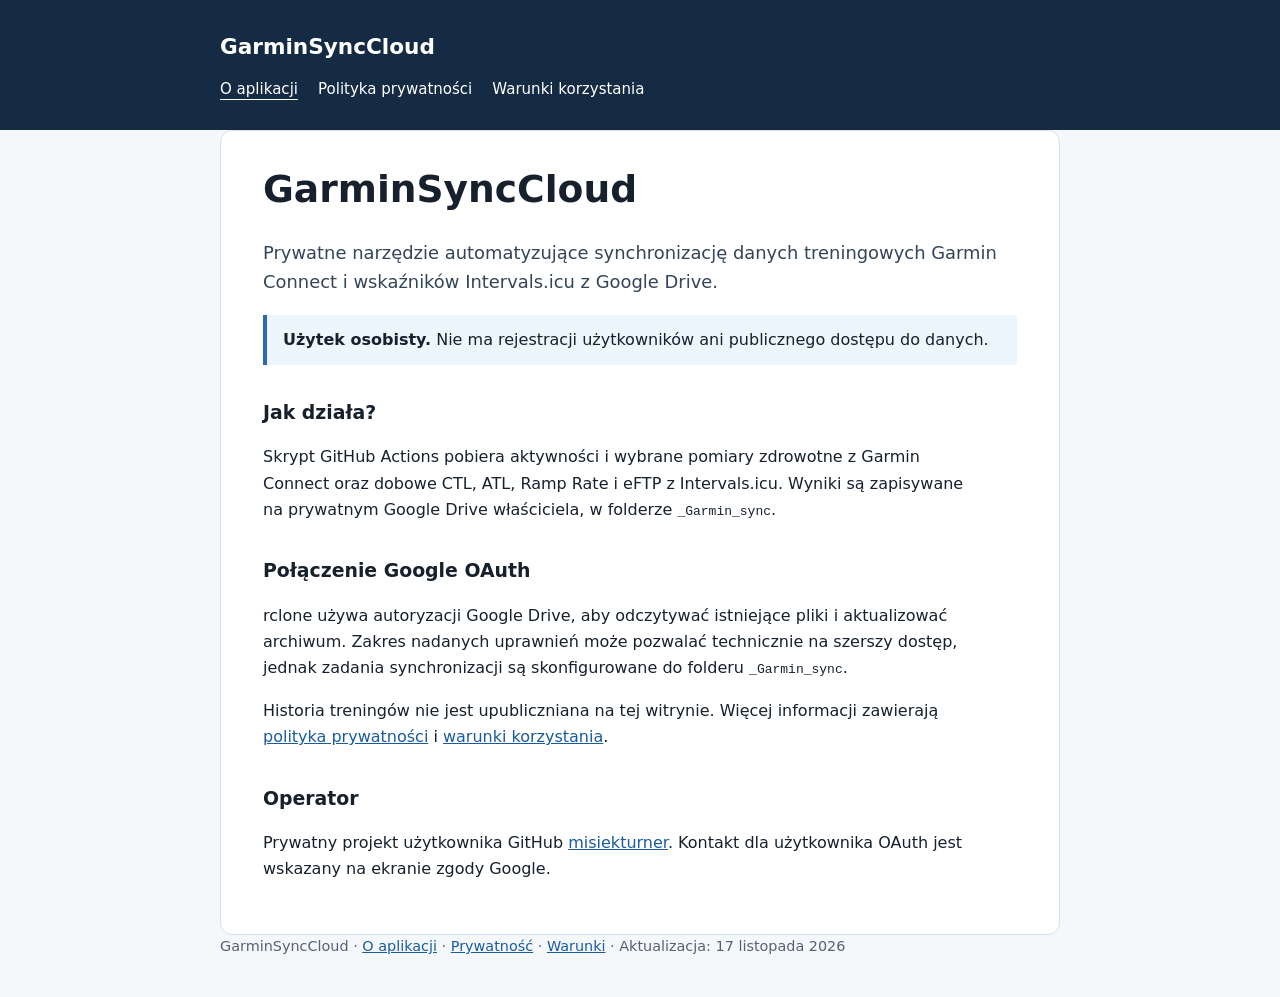
<file: index.html>
<!doctype html>
<html lang="pl"><head><meta charset="utf-8"><meta name="viewport" content="width=device-width, initial-scale=1"><title>O aplikacji — GarminSyncCloud</title><link rel="stylesheet" href="style.css"></head><body>
<header><div class="wrap"><a class="brand" href="./">GarminSyncCloud</a><nav aria-label="Nawigacja"><a href="./" aria-current="page">O aplikacji</a><a href="privacy.html" >Polityka prywatności</a><a href="terms.html" >Warunki korzystania</a></nav></div></header>
<main class="wrap"><h1>GarminSyncCloud</h1><p class="lede">Prywatne narzędzie automatyzujące synchronizację danych treningowych Garmin Connect i wskaźników Intervals.icu z Google Drive.</p>
<div class="notice"><strong>Użytek osobisty.</strong> Nie ma rejestracji użytkowników ani publicznego dostępu do danych.</div>
<h2>Jak działa?</h2><p>Skrypt GitHub Actions pobiera aktywności i wybrane pomiary zdrowotne z Garmin Connect oraz dobowe CTL, ATL, Ramp Rate i eFTP z Intervals.icu. Wyniki są zapisywane na prywatnym Google Drive właściciela, w folderze <code>_Garmin_sync</code>.</p>
<h2>Połączenie Google OAuth</h2><p>rclone używa autoryzacji Google Drive, aby odczytywać istniejące pliki i aktualizować archiwum. Zakres nadanych uprawnień może pozwalać technicznie na szerszy dostęp, jednak zadania synchronizacji są skonfigurowane do folderu <code>_Garmin_sync</code>.</p>
<p>Historia treningów nie jest upubliczniana na tej witrynie. Więcej informacji zawierają <a href="privacy.html">polityka prywatności</a> i <a href="terms.html">warunki korzystania</a>.</p>
<h2>Operator</h2><p>Prywatny projekt użytkownika GitHub <a href="https://github.com/misiekturner">misiekturner</a>. Kontakt dla użytkownika OAuth jest wskazany na ekranie zgody Google.</p></main>
<footer class="wrap">GarminSyncCloud · <a href="./">O aplikacji</a> · <a href="privacy.html">Prywatność</a> · <a href="terms.html">Warunki</a> · Aktualizacja: 17 listopada 2026</footer></body></html>
</file>
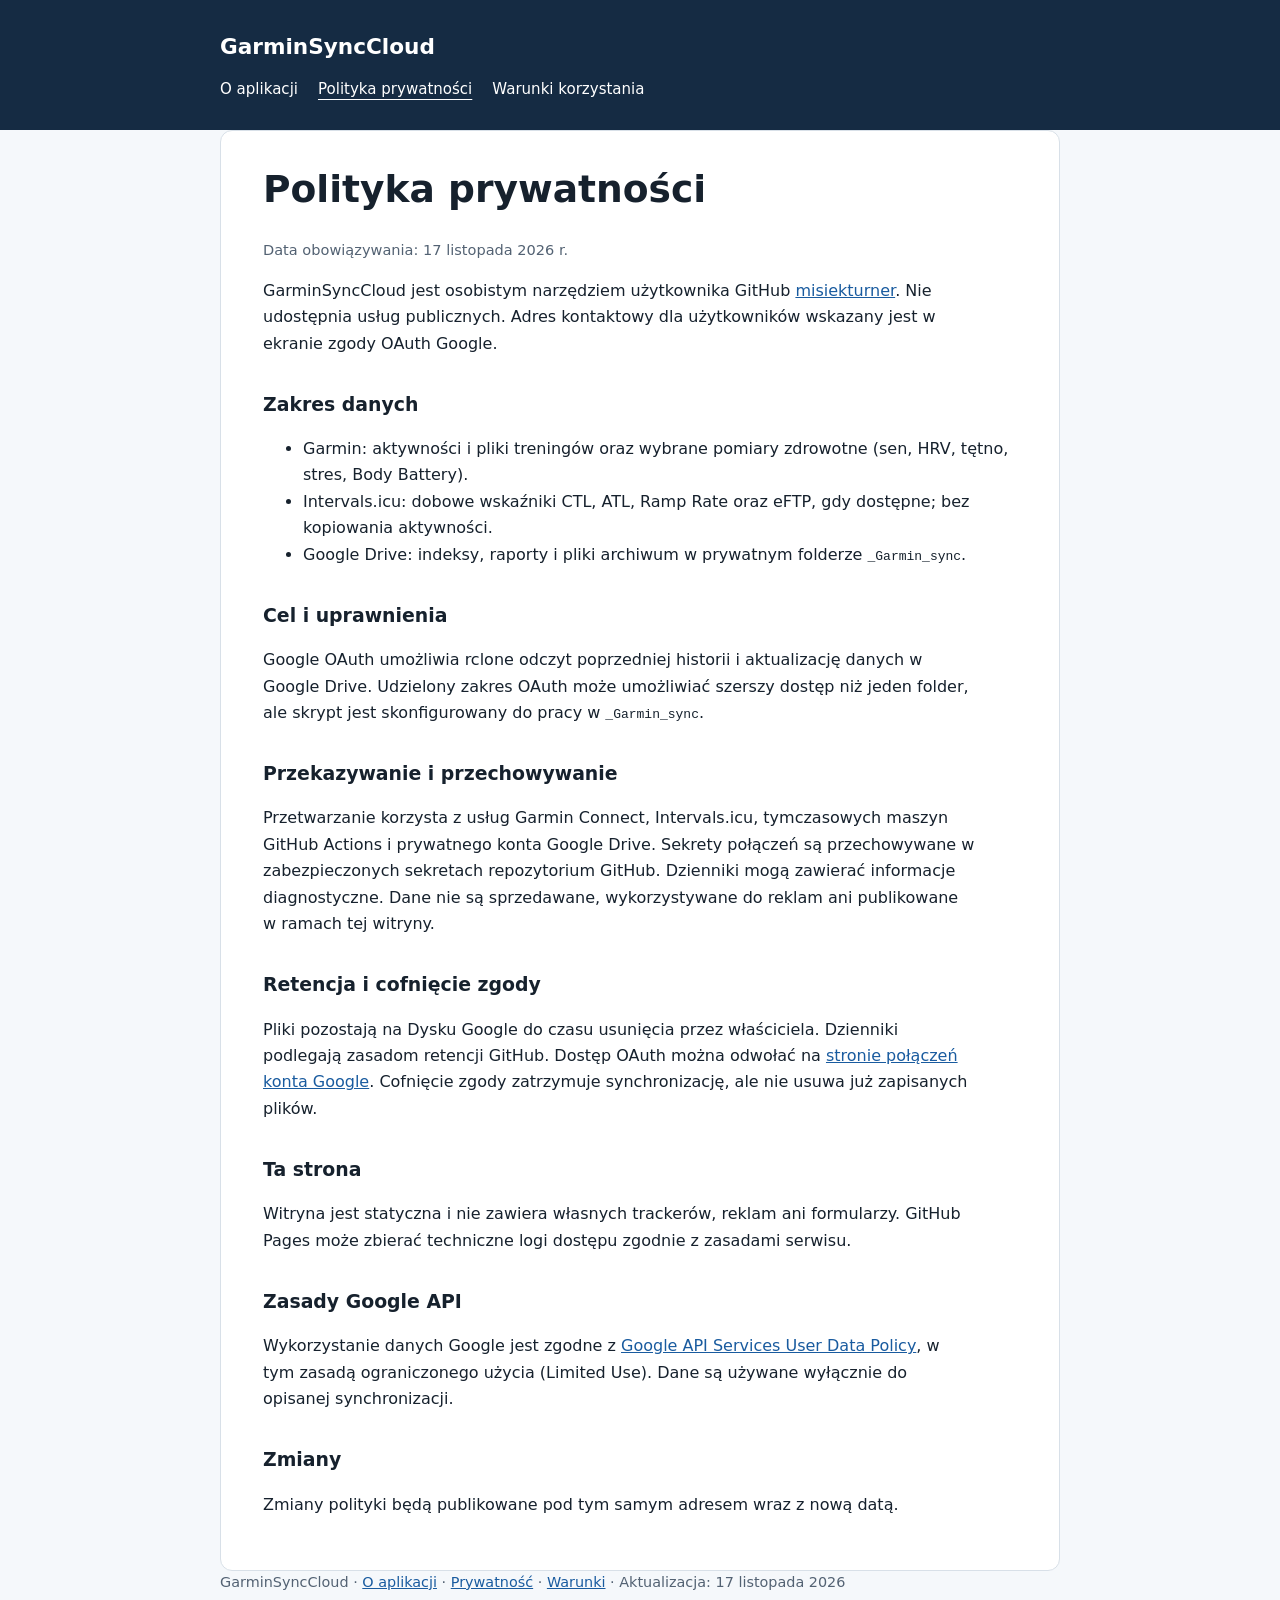
<file: privacy.html>
<!doctype html>
<html lang="pl"><head><meta charset="utf-8"><meta name="viewport" content="width=device-width, initial-scale=1"><title>Polityka prywatności — GarminSyncCloud</title><link rel="stylesheet" href="style.css"></head><body>
<header><div class="wrap"><a class="brand" href="./">GarminSyncCloud</a><nav aria-label="Nawigacja"><a href="./" >O aplikacji</a><a href="privacy.html" aria-current="page">Polityka prywatności</a><a href="terms.html" >Warunki korzystania</a></nav></div></header>
<main class="wrap"><h1>Polityka prywatności</h1><p class="meta">Data obowiązywania: 17 listopada 2026 r.</p>
<p>GarminSyncCloud jest osobistym narzędziem użytkownika GitHub <a href="https://github.com/misiekturner">misiekturner</a>. Nie udostępnia usług publicznych. Adres kontaktowy dla użytkowników wskazany jest w ekranie zgody OAuth Google.</p>
<h2>Zakres danych</h2><ul><li>Garmin: aktywności i pliki treningów oraz wybrane pomiary zdrowotne (sen, HRV, tętno, stres, Body Battery).</li><li>Intervals.icu: dobowe wskaźniki CTL, ATL, Ramp Rate oraz eFTP, gdy dostępne; bez kopiowania aktywności.</li><li>Google Drive: indeksy, raporty i pliki archiwum w prywatnym folderze <code>_Garmin_sync</code>.</li></ul>
<h2>Cel i uprawnienia</h2><p>Google OAuth umożliwia rclone odczyt poprzedniej historii i aktualizację danych w Google Drive. Udzielony zakres OAuth może umożliwiać szerszy dostęp niż jeden folder, ale skrypt jest skonfigurowany do pracy w <code>_Garmin_sync</code>.</p>
<h2>Przekazywanie i przechowywanie</h2><p>Przetwarzanie korzysta z usług Garmin Connect, Intervals.icu, tymczasowych maszyn GitHub Actions i prywatnego konta Google Drive. Sekrety połączeń są przechowywane w zabezpieczonych sekretach repozytorium GitHub. Dzienniki mogą zawierać informacje diagnostyczne. Dane nie są sprzedawane, wykorzystywane do reklam ani publikowane w ramach tej witryny.</p>
<h2>Retencja i cofnięcie zgody</h2><p>Pliki pozostają na Dysku Google do czasu usunięcia przez właściciela. Dzienniki podlegają zasadom retencji GitHub. Dostęp OAuth można odwołać na <a href="https://myaccount.google.com/connections">stronie połączeń konta Google</a>. Cofnięcie zgody zatrzymuje synchronizację, ale nie usuwa już zapisanych plików.</p>
<h2>Ta strona</h2><p>Witryna jest statyczna i nie zawiera własnych trackerów, reklam ani formularzy. GitHub Pages może zbierać techniczne logi dostępu zgodnie z zasadami serwisu.</p>
<h2>Zasady Google API</h2><p>Wykorzystanie danych Google jest zgodne z <a href="https://developers.google.com/terms/api-services-user-data-policy">Google API Services User Data Policy</a>, w tym zasadą ograniczonego użycia (Limited Use). Dane są używane wyłącznie do opisanej synchronizacji.</p>
<h2>Zmiany</h2><p>Zmiany polityki będą publikowane pod tym samym adresem wraz z nową datą.</p></main>
<footer class="wrap">GarminSyncCloud · <a href="./">O aplikacji</a> · <a href="privacy.html">Prywatność</a> · <a href="terms.html">Warunki</a> · Aktualizacja: 17 listopada 2026</footer></body></html>
</file>
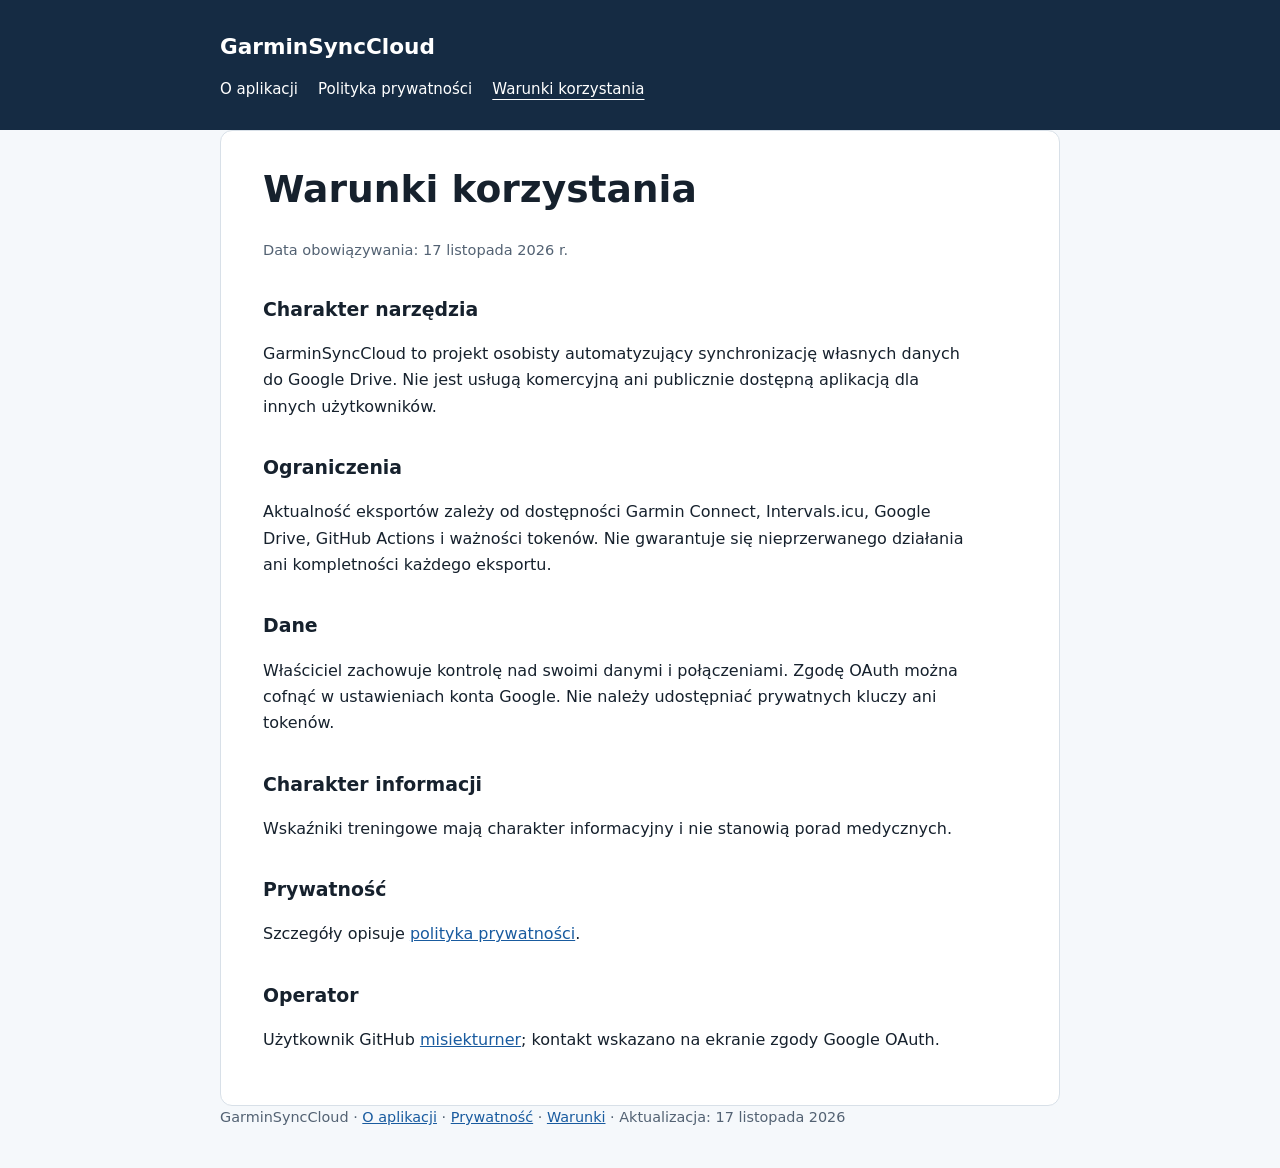
<file: terms.html>
<!doctype html>
<html lang="pl"><head><meta charset="utf-8"><meta name="viewport" content="width=device-width, initial-scale=1"><title>Warunki korzystania — GarminSyncCloud</title><link rel="stylesheet" href="style.css"></head><body>
<header><div class="wrap"><a class="brand" href="./">GarminSyncCloud</a><nav aria-label="Nawigacja"><a href="./" >O aplikacji</a><a href="privacy.html" >Polityka prywatności</a><a href="terms.html" aria-current="page">Warunki korzystania</a></nav></div></header>
<main class="wrap"><h1>Warunki korzystania</h1><p class="meta">Data obowiązywania: 17 listopada 2026 r.</p>
<h2>Charakter narzędzia</h2><p>GarminSyncCloud to projekt osobisty automatyzujący synchronizację własnych danych do Google Drive. Nie jest usługą komercyjną ani publicznie dostępną aplikacją dla innych użytkowników.</p>
<h2>Ograniczenia</h2><p>Aktualność eksportów zależy od dostępności Garmin Connect, Intervals.icu, Google Drive, GitHub Actions i ważności tokenów. Nie gwarantuje się nieprzerwanego działania ani kompletności każdego eksportu.</p>
<h2>Dane</h2><p>Właściciel zachowuje kontrolę nad swoimi danymi i połączeniami. Zgodę OAuth można cofnąć w ustawieniach konta Google. Nie należy udostępniać prywatnych kluczy ani tokenów.</p>
<h2>Charakter informacji</h2><p>Wskaźniki treningowe mają charakter informacyjny i nie stanowią porad medycznych.</p>
<h2>Prywatność</h2><p>Szczegóły opisuje <a href="privacy.html">polityka prywatności</a>.</p>
<h2>Operator</h2><p>Użytkownik GitHub <a href="https://github.com/misiekturner">misiekturner</a>; kontakt wskazano na ekranie zgody Google OAuth.</p></main>
<footer class="wrap">GarminSyncCloud · <a href="./">O aplikacji</a> · <a href="privacy.html">Prywatność</a> · <a href="terms.html">Warunki</a> · Aktualizacja: 17 listopada 2026</footer></body></html>
</file>
<file: style.css>
:root{color-scheme:light;--ink:#16212d;--muted:#536273;--blue:#195b9f;--line:#d8e0e8;--bg:#f5f8fb}*{box-sizing:border-box}html{font-family:system-ui,-apple-system,BlinkMacSystemFont,"Segoe UI",sans-serif;line-height:1.65}body{margin:0;color:var(--ink);background:var(--bg)}.wrap{width:min(840px,calc(100% - 40px));margin:0 auto}header{background:#152b43;color:white;padding:29px 0}header a{color:white;text-decoration:none}header .brand{font-size:1.35rem;font-weight:700}nav{margin-top:12px;display:flex;gap:20px;flex-wrap:wrap}nav a{font-size:.94rem}nav a[aria-current="page"]{text-decoration:underline;text-underline-offset:5px}main{background:white;padding:36px 42px;margin:28px auto;border:1px solid var(--line);border-radius:12px}h1{line-height:1.2;font-size:clamp(1.7rem,4vw,2.35rem);margin-top:0}h2{font-size:1.18rem;margin-top:32px}p,li{max-width:70ch}a{color:var(--blue)}.lede{font-size:1.12rem;color:#324559}.notice{background:#edf5fd;border-left:4px solid #296bac;padding:12px 16px}.meta{color:var(--muted);font-size:.91rem}footer{padding:0 0 38px;color:var(--muted);font-size:.9rem}@media(max-width:600px){main{padding:25px 22px}}
</file>
